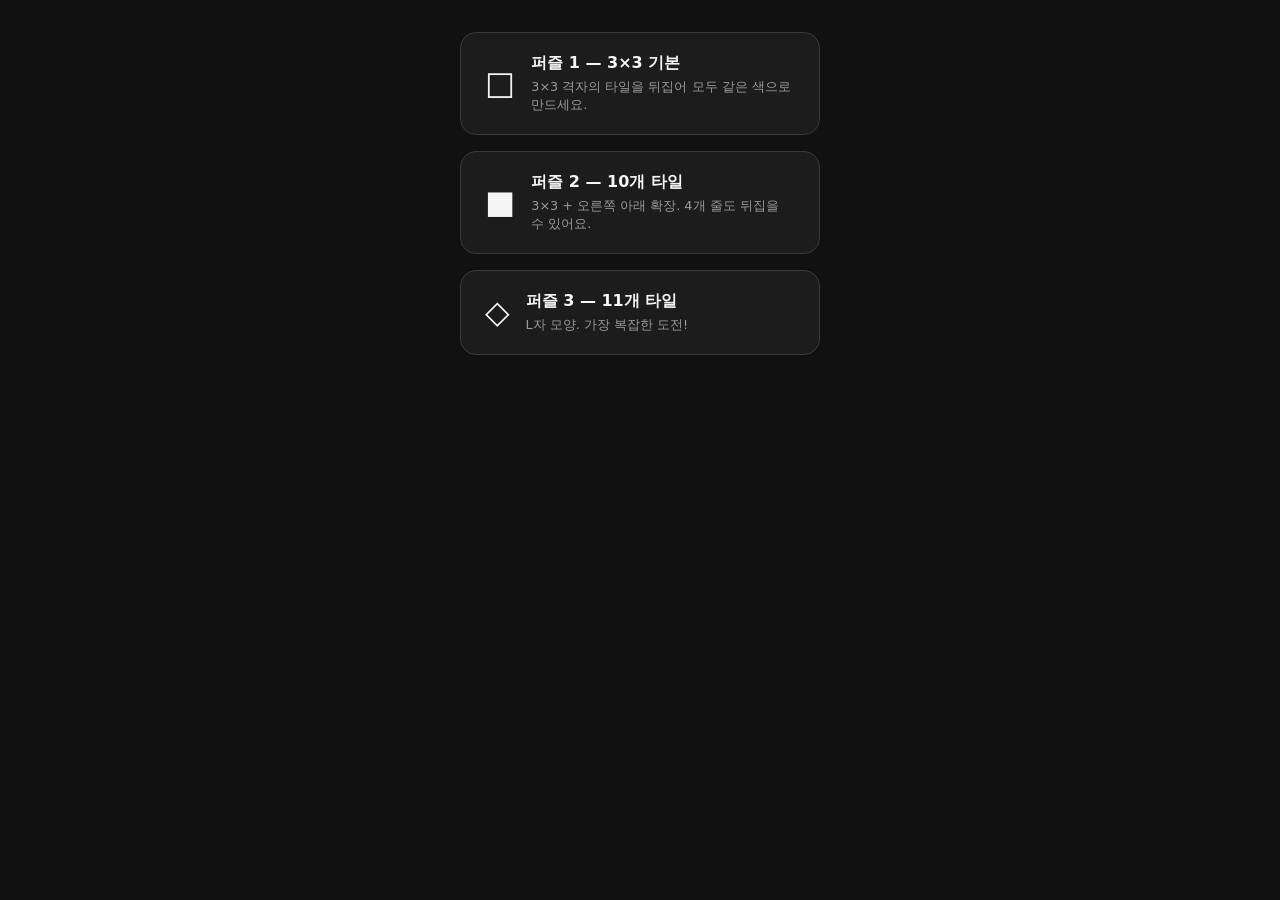
<file: games/flat-cube-puzzle-black-white.html>
<!DOCTYPE html>
<html lang="ko">
<head>
<meta charset="UTF-8">
<meta name="viewport" content="width=device-width, initial-scale=1.0">
<title>Flat Cube</title>
<style>
* { box-sizing: border-box; margin: 0; padding: 0; }

:root {
  --white-tile: #f2f2f2;
  --yellow-tile: #202020;
  --bg: #111111;
  --surface: #1c1c1c;
  --accent: #ffffff;
  --text: #f5f5f5;
  --text-muted: #999999;
  --cell: 82px;
  --gap: 7px;
}

html, body {
  background: var(--bg);
  color: var(--text);
  font-family: 'Segoe UI', system-ui, sans-serif;
  height: 100%;
  width: 100%;
  overflow-x: hidden;
  overflow-y: auto;
}

/* ── SELECT SCREEN ── */
#select-screen {
  display: flex;
  flex-direction: column;
  align-items: center;
  min-height: 100dvh;
  padding: 2rem 1rem;
}
#select-screen.hide { display: none; }

.title {
  font-size: 2rem;
  font-weight: 800;
  letter-spacing: -1px;
  text-align: center;
  margin-bottom: .25rem;
  background: none;
  -webkit-background-clip: text;
  -webkit-text-fill-color: transparent;
  background-clip: text;
}
.subtitle { font-size: .85rem; color: var(--text-muted); margin-bottom: 2.5rem; letter-spacing: 2px; text-transform: uppercase; }

.puzzle-cards { display: flex; flex-direction: column; gap: 1rem; width: 100%; max-width: 360px; }
.puzzle-card {
  background: var(--surface);
  border: 1.5px solid #3a3a3a;
  border-radius: 16px;
  padding: 1.25rem 1.5rem;
  cursor: pointer;
  transition: transform .15s, border-color .15s, background .15s;
  display: flex; align-items: center; gap: 1rem;
  user-select: none;
}
.puzzle-card:active { transform: scale(0.97); }
.puzzle-card:hover { border-color: var(--accent); background: #242424; }
.puzzle-card .icon { font-size: 2rem; flex-shrink: 0; }
.puzzle-card .info h3 { font-size: 1rem; font-weight: 600; margin-bottom: .25rem; }
.puzzle-card .info p { font-size: .8rem; color: var(--text-muted); line-height: 1.4; }

/* ── GAME SCREEN ── */
#game-screen {
  display: none;
  flex-direction: column;
  align-items: center;
  min-height: 100dvh;
  padding: 1rem 1rem 2rem;
  gap: 0.6rem;
}
#game-screen.show { display: flex; }

.header {
  width: 100%;
  max-width: 400px;
  display: flex;
  justify-content: space-between;
  align-items: center;
  padding-bottom: 0.5rem;
}
.back-btn {
  background: none;
  border: none;
  color: var(--text-muted);
  font-size: 1.5rem;
  cursor: pointer;
  padding: 8px;
  user-select: none;
}
.back-btn:active { color: var(--text); }
.game-title { font-size: 1rem; font-weight: 600; color: var(--text-muted); }
.move-count { font-size: 0.9rem; color: var(--yellow-tile); font-weight: 700; }

.btn-row { display: flex; gap: 10px; width: 100%; max-width: 340px; }
.btn {
  flex: 1;
  padding: 0.65rem 0;
  border: none;
  border-radius: 12px;
  font-size: 0.9rem;
  font-weight: 700;
  cursor: pointer;
  user-select: none;
}
.btn-mix   { background: #ffffff; color: #111111; }
.btn-reset { background: var(--surface); color: var(--text); border: 1.5px solid #3a3a3a; }
.btn:active { opacity: 0.75; transform: scale(0.96); }

/* ── BOARD AREA ── */
.board-area {
  position: relative;
  display: inline-flex;
  flex-direction: column;
  align-items: center;
  gap: 4px;
  margin-top: 0.5rem;
}

.arrows-h { 
  display: flex;
  gap: var(--gap);
}
.arrows-h .abtn { width: var(--cell); height: 34px; }

.board-middle {
  display: flex;
  align-items: flex-start;
  gap: 4px;
}

.arrows-v { 
  display: flex;
  flex-direction: column;
  gap: var(--gap);
}
.arrows-v .abtn { width: 34px; height: var(--cell); }

.abtn {
  background: var(--surface);
  border: 1.5px solid #3a3a3a;
  border-radius: 8px;
  color: var(--text-muted);
  font-size: 1rem;
  cursor: pointer;
  display: flex;
  align-items: center;
  justify-content: center;
  user-select: none;
  flex-shrink: 0;
}
.abtn:active { background: #333333; color: var(--text); transform: scale(0.92); }
.abtn.invisible { opacity: 0; pointer-events: none; }

/* ── GRID ── */
.grid-container {
  position: relative;
  display: inline-block;
}

.grid {
  display: grid;
  gap: var(--gap);
}

/* Puzzle 1: 3x3 */
.grid.p1 {
  grid-template-columns: repeat(3, var(--cell));
  grid-template-rows: repeat(3, var(--cell));
}

/* Puzzle 2: 3x3 + 1 extra (bottom right extension) */
.grid.p2 {
  grid-template-columns: repeat(3, var(--cell));
  grid-template-rows: repeat(4, var(--cell));
}

/* Puzzle 3: 3x4 minus bottom-left */
.grid.p3 {
  grid-template-columns: repeat(3, var(--cell));
  grid-template-rows: repeat(4, var(--cell));
}

.cell {
  width: var(--cell);
  height: var(--cell);
  border-radius: 12px;
  overflow: hidden;
}
.cell.empty { opacity: 0; pointer-events: none; }
.cell-face {
  width: 100%;
  height: 100%;
  border-radius: 12px;
  transition: background 0.25s;
  box-shadow: inset 0 3px 6px rgba(255,255,255,0.18), inset 0 -3px 6px rgba(0,0,0,0.3);
}
.cell[data-f="W"] .cell-face { background: var(--white-tile); }
.cell[data-f="Y"] .cell-face { background: var(--yellow-tile); }

/* flip animations */
@keyframes fRow { 0%{transform:rotateX(0)}50%{transform:rotateX(90deg)}100%{transform:rotateX(0)} }
@keyframes fCol { 0%{transform:rotateY(0)}50%{transform:rotateY(90deg)}100%{transform:rotateY(0)} }
.fx-row { animation: fRow 0.28s ease both; }
.fx-col { animation: fCol 0.28s ease both; }

.hint { 
  font-size: 0.72rem; 
  color: var(--text-muted); 
  text-align: center; 
  line-height: 1.6; 
  margin-top: 0.5rem;
  max-width: 320px;
}

/* ── CLEAR OVERLAY ── */
#overlay {
  display: none;
  position: fixed; inset: 0;
  background: rgba(0,0,0,0.90);
  z-index: 99;
  flex-direction: column;
  align-items: center;
  justify-content: center;
  gap: 1.2rem;
}
#overlay.on { display: flex; }
.ov-emoji { font-size: 4rem; }
.ov-title { font-size: 2.6rem; font-weight: 800; color: var(--yellow-tile); }
.ov-moves { font-size: 1rem; color: var(--text-muted); }
.ov-btn {
  padding: 0.9rem 2.8rem;
  background: #ffffff;
  color: #111111;
  border: none;
  border-radius: 14px;
  font-size: 1rem;
  font-weight: 700;
  cursor: pointer;
  user-select: none;
}
</style>
</head>
<body>

<!-- ── SELECT SCREEN ── -->
<div id="select-screen">
  <div class="puzzle-cards">
    <div class="puzzle-card" id="card1">
      <div class="icon">□</div>
      <div class="info">
        <h3>퍼즐 1 — 3×3 기본</h3>
        <p>3×3 격자의 타일을 뒤집어 모두 같은 색으로 만드세요.</p>
      </div>
    </div>
    <div class="puzzle-card" id="card2">
      <div class="icon">■</div>
      <div class="info">
        <h3>퍼즐 2 — 10개 타일</h3>
        <p>3×3 + 오른쪽 아래 확장. 4개 줄도 뒤집을 수 있어요.</p>
      </div>
    </div>
    <div class="puzzle-card" id="card3">
      <div class="icon">◇</div>
      <div class="info">
        <h3>퍼즐 3 — 11개 타일</h3>
        <p>L자 모양. 가장 복잡한 도전!</p>
      </div>
    </div>
  </div>
</div>

<!-- ── GAME SCREEN ── -->
<div id="game-screen">
  <div class="header">
    <button class="back-btn" id="backBtn">←</button>
    <span class="game-title" id="gameTitle">퍼즐</span>
    <span class="move-count" id="moveCount">0 moves</span>
  </div>

  <div class="btn-row">
    <button class="btn btn-mix" id="mixBtn">Mix</button>
    <button class="btn btn-reset" id="resetBtn">Reset</button>
  </div>

  <div class="board-area">
    <div class="arrows-h" id="arrowsTop"></div>
    <div class="board-middle">
      <div class="arrows-v" id="arrowsLeft"></div>
      <div class="grid-container">
        <div class="grid" id="grid"></div>
      </div>
      <div class="arrows-v" id="arrowsRight"></div>
    </div>
    <div class="arrows-h" id="arrowsBot"></div>
  </div>

  <div class="hint" id="hint">화살표로 행·열 뒤집기</div>
</div>

<!-- ── CLEAR OVERLAY ── -->
<div id="overlay">
  <div class="ov-emoji">✓</div>
  <div class="ov-title">CLEAR!</div>
  <div class="ov-moves" id="ovMoves"></div>
  <button class="ov-btn" id="replayBtn">퍼즐 선택으로</button>
</div>

<script>
let mode = 1;      // 1, 2, 3
let G = [];        // grid data
let moves = 0;
let busy = false;
let mixed = false;

/* ──────────────────────────────────────────────────────────────────────────
   PUZZLE DEFINITIONS
   ────────────────────────────────────────────────────────────────────────── */

const PUZZLES = {
  1: {
    title: '퍼즐 1 — 3×3 기본',
    rows: 3,
    cols: 3,
    layout: [
      [1,1,1],
      [1,1,1],
      [1,1,1]
    ]
  },
  2: {
    title: '퍼즐 2 — 10개 타일',
    rows: 4,
    cols: 3,
    layout: [
      [1,1,1],
      [1,1,1],
      [1,1,1],
      [0,0,1]  // 오른쪽 아래만
    ]
  },
  3: {
    title: '퍼즐 3 — 11개 타일',
    rows: 4,
    cols: 3,
    layout: [
      [1,1,1],
      [1,1,1],
      [1,1,1],
      [0,1,1]  // 왼쪽 아래 빈칸
    ]
  }
};

/* ──────────────────────────────────────────────────────────────────────────
   SELECT SCREEN
   ────────────────────────────────────────────────────────────────────────── */

document.getElementById('card1').addEventListener('click', () => startGame(1));
document.getElementById('card2').addEventListener('click', () => startGame(2));
document.getElementById('card3').addEventListener('click', () => startGame(3));

function startGame(m) {
  mode = m;
  mixed = false;
  moves = 0;
  initGrid();
  document.getElementById('select-screen').classList.add('hide');
  document.getElementById('game-screen').classList.add('show');
  document.getElementById('gameTitle').textContent = PUZZLES[mode].title;
  buildGrid();
  buildArrows();
  updateMoves();
}

function backToSelect() {
  document.getElementById('game-screen').classList.remove('show');
  document.getElementById('select-screen').classList.remove('hide');
  document.getElementById('overlay').classList.remove('on');
}

/* ──────────────────────────────────────────────────────────────────────────
   GRID INIT
   ────────────────────────────────────────────────────────────────────────── */

function initGrid() {
  const p = PUZZLES[mode];
  G = [];
  for (let r = 0; r < p.rows; r++) {
    G[r] = [];
    for (let c = 0; c < p.cols; c++) {
      G[r][c] = p.layout[r][c] === 1 ? 'W' : null;
    }
  }
}

function buildGrid() {
  const p = PUZZLES[mode];
  const gridEl = document.getElementById('grid');
  gridEl.className = `grid p${mode}`;
  gridEl.innerHTML = '';
  
  for (let r = 0; r < p.rows; r++) {
    for (let c = 0; c < p.cols; c++) {
      const cell = document.createElement('div');
      if (p.layout[r][c] === 0) {
        cell.className = 'cell empty';
      } else {
        cell.className = 'cell';
        cell.dataset.r = r;
        cell.dataset.c = c;
        cell.dataset.f = G[r][c];
        cell.innerHTML = '<div class="cell-face"></div>';
      }
      gridEl.appendChild(cell);
    }
  }
}

function syncGrid() {
  const p = PUZZLES[mode];
  for (let r = 0; r < p.rows; r++) {
    for (let c = 0; c < p.cols; c++) {
      if (p.layout[r][c] === 0) continue;
      const el = document.querySelector(`.cell[data-r="${r}"][data-c="${c}"]`);
      if (el) el.dataset.f = G[r][c];
    }
  }
}

/* ──────────────────────────────────────────────────────────────────────────
   ARROWS
   ────────────────────────────────────────────────────────────────────────── */

function buildArrows() {
  const p = PUZZLES[mode];
  const aTop = document.getElementById('arrowsTop');
  const aBot = document.getElementById('arrowsBot');
  const aLeft = document.getElementById('arrowsLeft');
  const aRight = document.getElementById('arrowsRight');
  
  aTop.innerHTML = aBot.innerHTML = aLeft.innerHTML = aRight.innerHTML = '';

  // 열 화살표: 각 열에 대해
  for (let c = 0; c < p.cols; c++) {
    // 해당 열에 타일이 있는지 확인
    let hasCell = false;
    for (let r = 0; r < p.rows; r++) {
      if (p.layout[r][c] === 1) { hasCell = true; break; }
    }
    
    if (hasCell) {
      aTop.appendChild(makeArrow('↓', () => flipCol(c)));
      aBot.appendChild(makeArrow('↑', () => flipCol(c)));
    } else {
      aTop.appendChild(makeArrow('', null, true));
      aBot.appendChild(makeArrow('', null, true));
    }
  }

  // 행 화살표: 각 행에 대해
  for (let r = 0; r < p.rows; r++) {
    let hasCell = false;
    for (let c = 0; c < p.cols; c++) {
      if (p.layout[r][c] === 1) { hasCell = true; break; }
    }
    
    if (hasCell) {
      aLeft.appendChild(makeArrow('→', () => flipRow(r)));
      aRight.appendChild(makeArrow('←', () => flipRow(r)));
    } else {
      aLeft.appendChild(makeArrow('', null, true));
      aRight.appendChild(makeArrow('', null, true));
    }
  }
}

function makeArrow(label, fn, invisible = false) {
  const b = document.createElement('button');
  b.className = 'abtn' + (invisible ? ' invisible' : '');
  b.textContent = label;
  if (fn) {
    b.addEventListener('click', fn);
  }
  return b;
}

/* ──────────────────────────────────────────────────────────────────────────
   FLIP LOGIC
   ────────────────────────────────────────────────────────────────────────── */

function flipLine(arr) {
  // arr에서 null 아닌 것만 뒤집기 (순서 역전 + 색 반전)
  const items = arr.filter(v => v !== null);
  const flipped = items.reverse().map(v => v === 'W' ? 'Y' : 'W');
  
  // 원래 배열에 다시 채워넣기
  const result = [...arr];
  let idx = 0;
  for (let i = 0; i < result.length; i++) {
    if (result[i] !== null) {
      result[i] = flipped[idx++];
    }
  }
  return result;
}

function flipRow(r) {
  if (busy) return;
  G[r] = flipLine(G[r]);
  animateLine('row', r);
  moves++;
  updateMoves();
  setTimeout(checkClear, 320);
}

function flipCol(c) {
  if (busy) return;
  const p = PUZZLES[mode];
  const col = [];
  for (let r = 0; r < p.rows; r++) col.push(G[r][c]);
  const flipped = flipLine(col);
  for (let r = 0; r < p.rows; r++) G[r][c] = flipped[r];
  animateLine('col', c);
  moves++;
  updateMoves();
  setTimeout(checkClear, 320);
}

/* ──────────────────────────────────────────────────────────────────────────
   ANIMATE
   ────────────────────────────────────────────────────────────────────────── */

function animateLine(type, idx) {
  busy = true;
  const p = PUZZLES[mode];
  const cells = [];
  
  if (type === 'row') {
    for (let c = 0; c < p.cols; c++) {
      if (p.layout[idx][c] === 0) continue;
      const el = document.querySelector(`.cell[data-r="${idx}"][data-c="${c}"]`);
      if (el) cells.push(el);
    }
  } else {
    for (let r = 0; r < p.rows; r++) {
      if (p.layout[r][idx] === 0) continue;
      const el = document.querySelector(`.cell[data-r="${r}"][data-c="${idx}"]`);
      if (el) cells.push(el);
    }
  }

  const cls = type === 'row' ? 'fx-row' : 'fx-col';
  cells.forEach(el => { el.classList.remove(cls); void el.offsetWidth; el.classList.add(cls); });
  setTimeout(() => syncGrid(), 140);
  setTimeout(() => {
    cells.forEach(el => el.classList.remove(cls));
    busy = false;
  }, 300);
}

/* ──────────────────────────────────────────────────────────────────────────
   MIX / RESET / CHECK
   ────────────────────────────────────────────────────────────────────────── */

function doMix() {
  initGrid();
  const p = PUZZLES[mode];
  
  for (let i = 0; i < 25; i++) {
    if (Math.random() < 0.5) {
      // flip random row
      const r = Math.floor(Math.random() * p.rows);
      G[r] = flipLine(G[r]);
    } else {
      // flip random col
      const c = Math.floor(Math.random() * p.cols);
      const col = [];
      for (let r = 0; r < p.rows; r++) col.push(G[r][c]);
      const fl = flipLine(col);
      for (let r = 0; r < p.rows; r++) G[r][c] = fl[r];
    }
  }
  
  // 이미 풀린 상태면 한 번 더
  if (isSolved()) {
    G[0] = flipLine(G[0]);
  }
  
  moves = 0;
  mixed = true;
  updateMoves();
  syncGrid();
}

function doReset() {
  initGrid();
  moves = 0;
  mixed = false;
  updateMoves();
  syncGrid();
}

function isSolved() {
  const p = PUZZLES[mode];
  const colors = [];
  for (let r = 0; r < p.rows; r++) {
    for (let c = 0; c < p.cols; c++) {
      if (p.layout[r][c] === 1) colors.push(G[r][c]);
    }
  }
  return colors.every(v => v === colors[0]);
}

function checkClear() {
  if (!mixed) return;
  if (!isSolved()) return;
  document.getElementById('ovMoves').textContent = `${moves}번 만에 클리어!`;
  document.getElementById('overlay').classList.add('on');
}

function updateMoves() {
  document.getElementById('moveCount').textContent = `${moves} moves`;
}

/* ──────────────────────────────────────────────────────────────────────────
   BUTTON BINDINGS
   ────────────────────────────────────────────────────────────────────────── */

document.getElementById('backBtn').addEventListener('click', backToSelect);
document.getElementById('mixBtn').addEventListener('click', doMix);
document.getElementById('resetBtn').addEventListener('click', doReset);
document.getElementById('replayBtn').addEventListener('click', backToSelect);

</script>
</body>
</html>
</file>
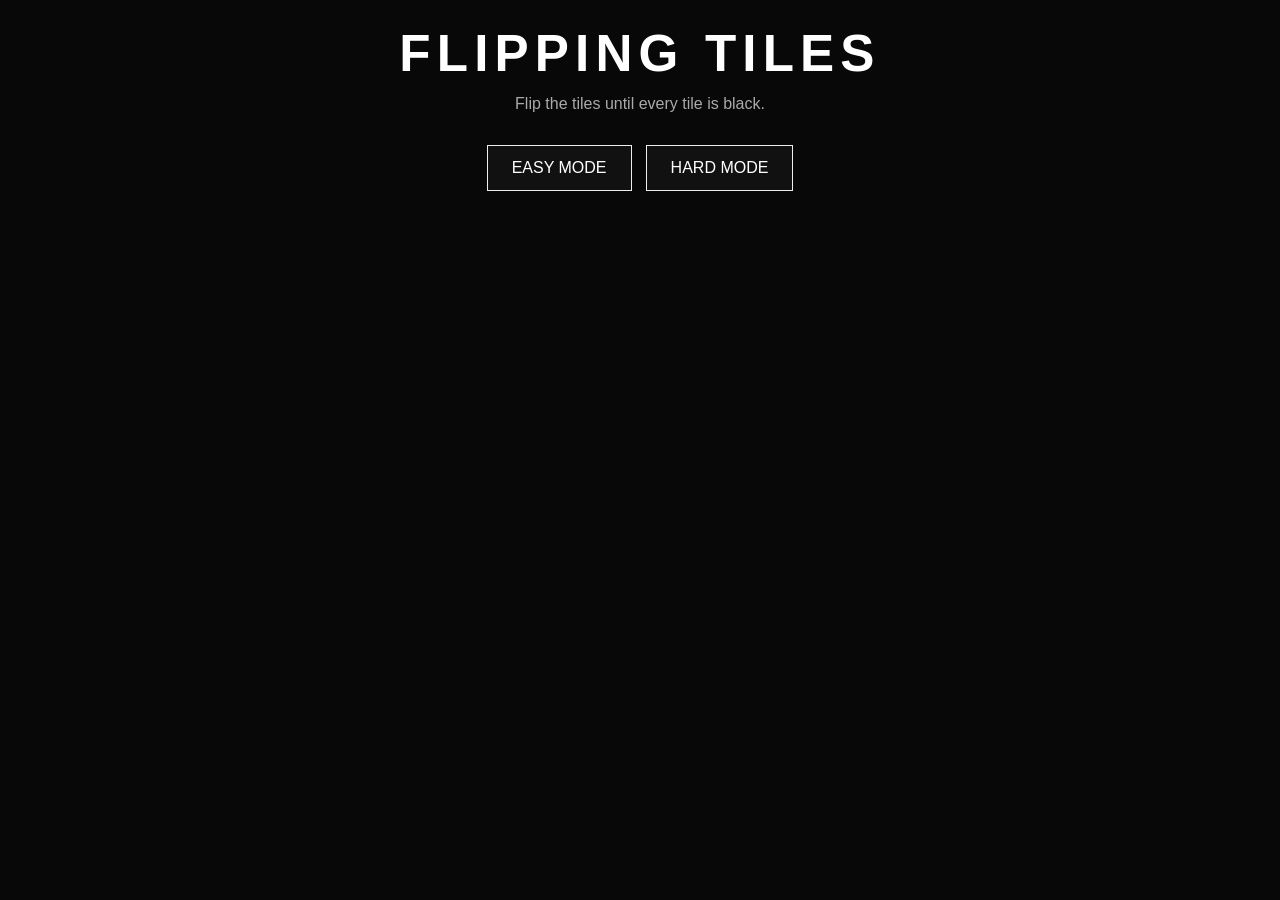
<file: games/flipping-tiles.html>
<!doctype html>
<html lang="en"><head><meta charset="utf-8"><meta name="viewport" content="width=device-width, initial-scale=1, viewport-fit=cover"><title>Flipping Tiles</title>
<style>
*{box-sizing:border-box}html{width:100%;min-height:100%;-webkit-text-size-adjust:100%}body{margin:0;min-height:100vh;min-height:100svh;width:100%;background:#080808;color:#fff;font-family:Arial,sans-serif;display:flex;justify-content:center;align-items:flex-start;padding:24px 12px}#app{width:100%;max-width:650px;min-width:0;margin:0 auto;text-align:center}h1{font-size:clamp(2rem,7vw,3.2rem);letter-spacing:.12em;margin:0 0 12px}.sub{color:#aaa;margin:0 0 32px}.modes{display:flex;gap:14px;justify-content:center;flex-wrap:wrap}button{cursor:pointer;font:inherit;touch-action:manipulation;-webkit-user-select:none;user-select:none;-webkit-tap-highlight-color:transparent}.mode,.action{background:#111;color:#fff;border:1px solid #eee;padding:13px 24px;min-width:145px}.mode:hover,.action:hover{background:#fff;color:#000}#game{display:none}.top{display:flex;align-items:center;justify-content:space-between;gap:8px;margin:0 auto 16px;max-width:560px}.top button{background:none;color:#fff;border:1px solid #777;padding:8px 11px}.top button:hover{background:#fff;color:#000}.mode-label{font-size:.8rem;color:#bbb;letter-spacing:.1em}#timer{font-variant-numeric:tabular-nums;font-size:1.1rem}#board{display:grid;width:min(100%,540px);aspect-ratio:1;margin:0 auto;gap:6px;padding:7px;background:#111;border:1px solid #444;touch-action:manipulation}.tile{padding:0;min-width:0;min-height:0;background:#050505;border:2px solid #fff}.tile.white{background:#f5f5f5;border-color:#050505}.hint{color:#999;font-size:.82rem;margin-top:16px}#overlay{display:none;position:fixed;inset:0;background:#000d;z-index:3;align-items:center;justify-content:center;padding:16px}.card{position:relative;background:#101010;border:1px solid #777;padding:28px 22px 22px;width:min(100%,410px);max-height:90vh;overflow:auto}.card h2{letter-spacing:.12em;margin:4px 0 18px}.close{position:absolute;right:10px;top:8px;background:none;border:0;color:#fff;font-size:28px;min-width:0;padding:2px 8px}.time{font-size:2.2rem;font-weight:bold;font-variant-numeric:tabular-nums}.rank-title{border-top:1px solid #444;padding-top:14px;margin:18px 0 8px;font-size:.85rem;letter-spacing:.1em}ol{padding:0;margin:0 0 18px;list-style:none;text-align:left}li{display:flex;justify-content:space-between;border-bottom:1px solid #292929;padding:7px 2px;font-size:.9rem}.actions{display:flex;gap:10px;flex-wrap:wrap}.actions button{flex:1}.empty{justify-content:center;color:#888}@media(max-width:480px){body{padding:20px 12px}#board{width:100%;gap:4px;padding:5px}.top{font-size:.85rem}.card{padding:27px 16px 18px}}
</style></head><body><main id="app">
<section id="menu"><h1>FLIPPING TILES</h1><p class="sub">Flip the tiles until every tile is black.</p><div class="modes"><button class="mode" id="easy">EASY MODE</button><button class="mode" id="hard">HARD MODE</button></div></section>
<section id="game"><div class="top"><button id="back">← HOME</button><span class="mode-label" id="label"></span><span id="timer">00:00.0</span></div><div id="board"></div><p class="hint">Click a tile to flip it and its adjacent tiles.</p></section></main>
<div id="overlay"><section class="card"><button class="close" id="close" aria-label="Close">×</button><h2>COMPLETED</h2><div class="time" id="finalTime">00:00.0</div><div class="rank-title" id="rankTitle"></div><ol id="ranks"></ol><div class="actions"><button class="action" id="again">PLAY AGAIN</button><button class="action" id="home">MAIN MENU</button></div></section></div>
<script>
(()=>{const $=id=>document.getElementById(id);let size=5,mode='easy',cells=[],moves=0,startAt=0,elapsed=0,running=false,tick;
const fmt=ms=>{let n=Math.floor(ms/100),m=Math.floor(n/600),s=Math.floor(n/10)%60,d=n%10;return String(m).padStart(2,'0')+':'+String(s).padStart(2,'0')+'.'+d};
function flip(a,i){let r=Math.floor(i/size),c=i%size;[[r,c],[r-1,c],[r+1,c],[r,c-1],[r,c+1]].forEach(([y,x])=>{if(y>=0&&y<size&&x>=0&&x<size)a[y*size+x]=!a[y*size+x]})}
function puzzle(){let a=Array(size*size).fill(false),prev=-1,steps=mode==='easy'?24:75;for(let k=0;k<steps;k++){let i;do{i=Math.floor(Math.random()*a.length)}while(i===prev);prev=i;flip(a,i)}if(a.filter(Boolean).length<(mode==='easy'?7:18))for(let k=0;k<(mode==='easy'?10:25);k++)flip(a,Math.floor(Math.random()*a.length));return a}
function render(){let b=$('board');b.innerHTML='';b.style.gridTemplateColumns=`repeat(${size},1fr)`;b.style.gridTemplateRows=`repeat(${size},1fr)`;cells.forEach((v,i)=>{let e=document.createElement('button');e.className='tile'+(v?' white':'');e.setAttribute('aria-label',`${v?'white':'black'} tile`);e.onclick=()=>move(i);b.append(e)})}
function reset(){clearInterval(tick);running=false;elapsed=0;moves=0;$('timer').textContent='00:00.0';cells=puzzle();render()}
function begin(m){mode=m;size=m==='easy'?5:8;$('menu').style.display='none';$('game').style.display='block';$('overlay').style.display='none';$('label').textContent=`${m.toUpperCase()} MODE · ${size}×${size}`;reset()}
function move(i){if(!running&&moves===0){running=true;startAt=performance.now();tick=setInterval(()=>$('timer').textContent=fmt(performance.now()-startAt),100)}flip(cells,i);moves++;[...$('board').children].forEach((e,j)=>e.classList.toggle('white',cells[j]));if(cells.every(v=>!v))finish()}
function records(){try{return JSON.parse(localStorage.getItem('flippingTiles_'+mode)||'[]')}catch{return[]}}
function finish(){elapsed=performance.now()-startAt;running=false;clearInterval(tick);$('timer').textContent=fmt(elapsed);$('finalTime').textContent=fmt(elapsed);let a=records();a.push({time:elapsed,moves});a.sort((x,y)=>x.time-y.time||x.moves-y.moves);a=a.slice(0,10);localStorage.setItem('flippingTiles_'+mode,JSON.stringify(a));$('rankTitle').textContent=mode.toUpperCase()+' MODE · TOP 10';$('ranks').innerHTML='';a.forEach((v,i)=>{let li=document.createElement('li'),l=document.createElement('span'),r=document.createElement('span');l.textContent=`${i+1}. ${fmt(v.time)}`;r.textContent=`${v.moves} moves`;li.append(l,r);$('ranks').append(li)});$('overlay').style.display='flex'}
function home(){clearInterval(tick);running=false;$('overlay').style.display='none';$('game').style.display='none';$('menu').style.display='block'}
$('easy').onclick=()=>begin('easy');$('hard').onclick=()=>begin('hard');$('back').onclick=home;$('home').onclick=home;$('close').onclick=home;$('again').onclick=()=>begin(mode);
})();
</script></body></html>
</file>
